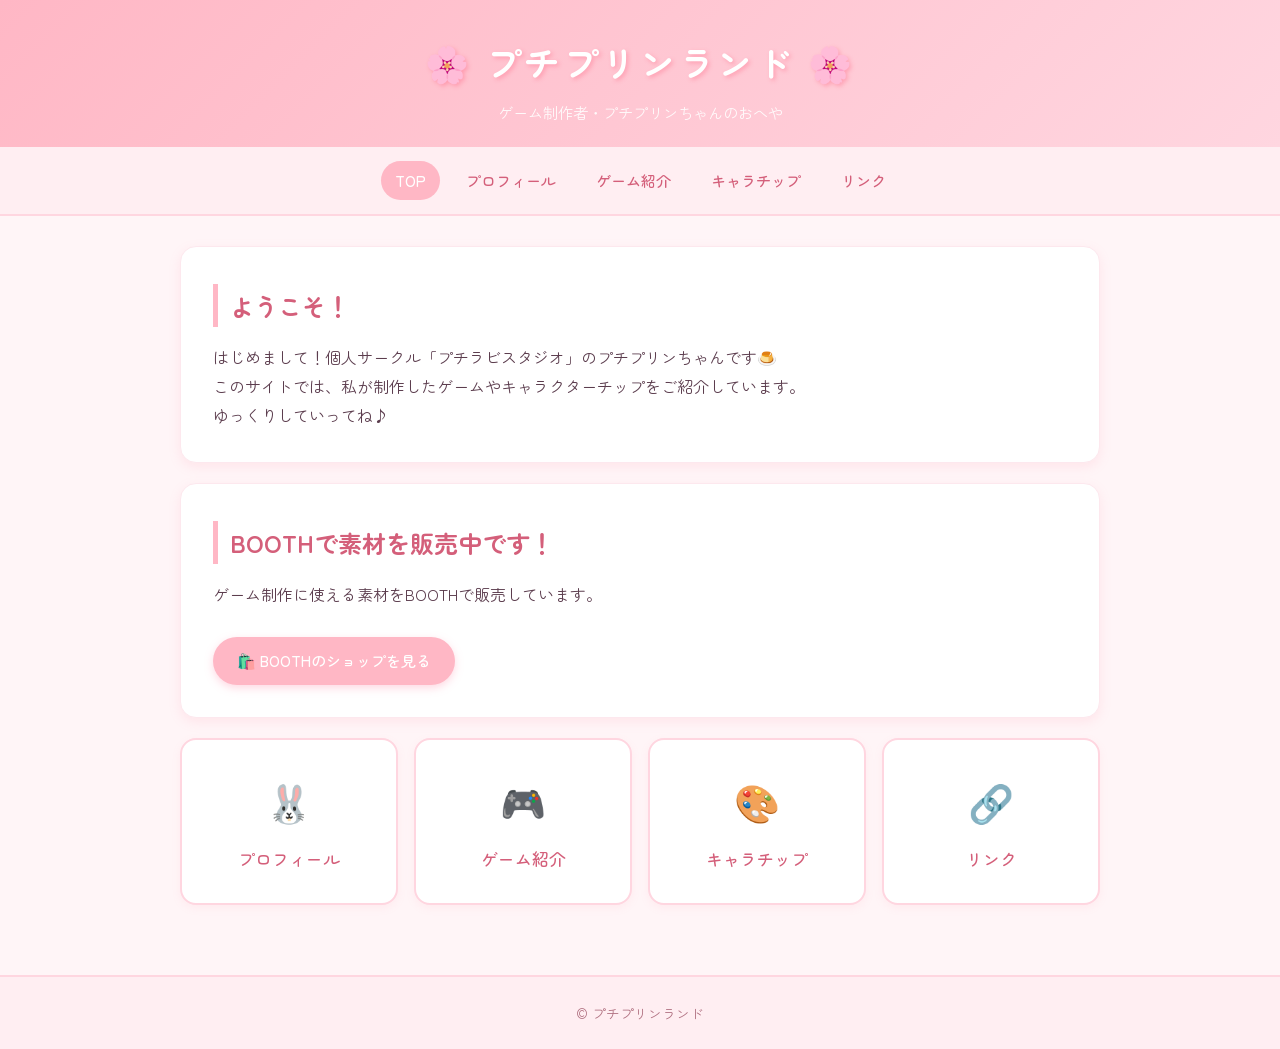
<file: index.html>
<!DOCTYPE html>
<html lang="ja">
<head>
  <meta charset="UTF-8">
  <meta name="viewport" content="width=device-width, initial-scale=1.0">
  <title>プチプリンランド</title>
  <link rel="stylesheet" href="style.css">
</head>
<body>

  <!-- ヘッダー -->
  <header>
    <h1>🌸 プチプリンランド 🌸</h1>
    <p>ゲーム制作者・プチプリンちゃんのおへや</p>
  </header>

  <!-- ナビゲーションメニュー -->
  <nav>
    <a href="index.html" class="active">TOP</a>
    <a href="profile.html">プロフィール</a>
    <a href="games.html">ゲーム紹介</a>
    <a href="characters.html">キャラチップ</a>
    <a href="links.html">リンク</a>
  </nav>

  <!-- メインコンテンツ -->
  <main>

    <!-- ようこそメッセージ -->
    <div class="card">
      <h2>ようこそ！</h2>
      <p>
        はじめまして！個人サークル「プチラビスタジオ」のプチプリンちゃんです🍮<br>
        このサイトでは、私が制作したゲームやキャラクターチップをご紹介しています。<br>
        ゆっくりしていってね♪
      </p>
    </div>

    <!-- BOOTH紹介 -->
    <div class="card">
      <h2>BOOTHで素材を販売中です！</h2>
      <p>ゲーム制作に使える素材をBOOTHで販売しています。</p><br>
      <a href="https://puchipurin.booth.pm/" class="btn" target="_blank" rel="noopener noreferrer">🛍️ BOOTHのショップを見る</a>
    </div>

    <!-- 各ページへのリンク -->
    <div class="top-menu">
      <a href="profile.html">
        <span class="icon">🐰</span>
        プロフィール
      </a>
      <a href="games.html">
        <span class="icon">🎮</span>
        ゲーム紹介
      </a>
      <a href="characters.html">
        <span class="icon">🎨</span>
        キャラチップ
      </a>
      <a href="links.html">
        <span class="icon">🔗</span>
        リンク
      </a>
    </div>

  </main>

  <!-- フッター -->
  <footer>
    <p>© プチプリンランド</p>
  </footer>

</body>
</html>
</file>
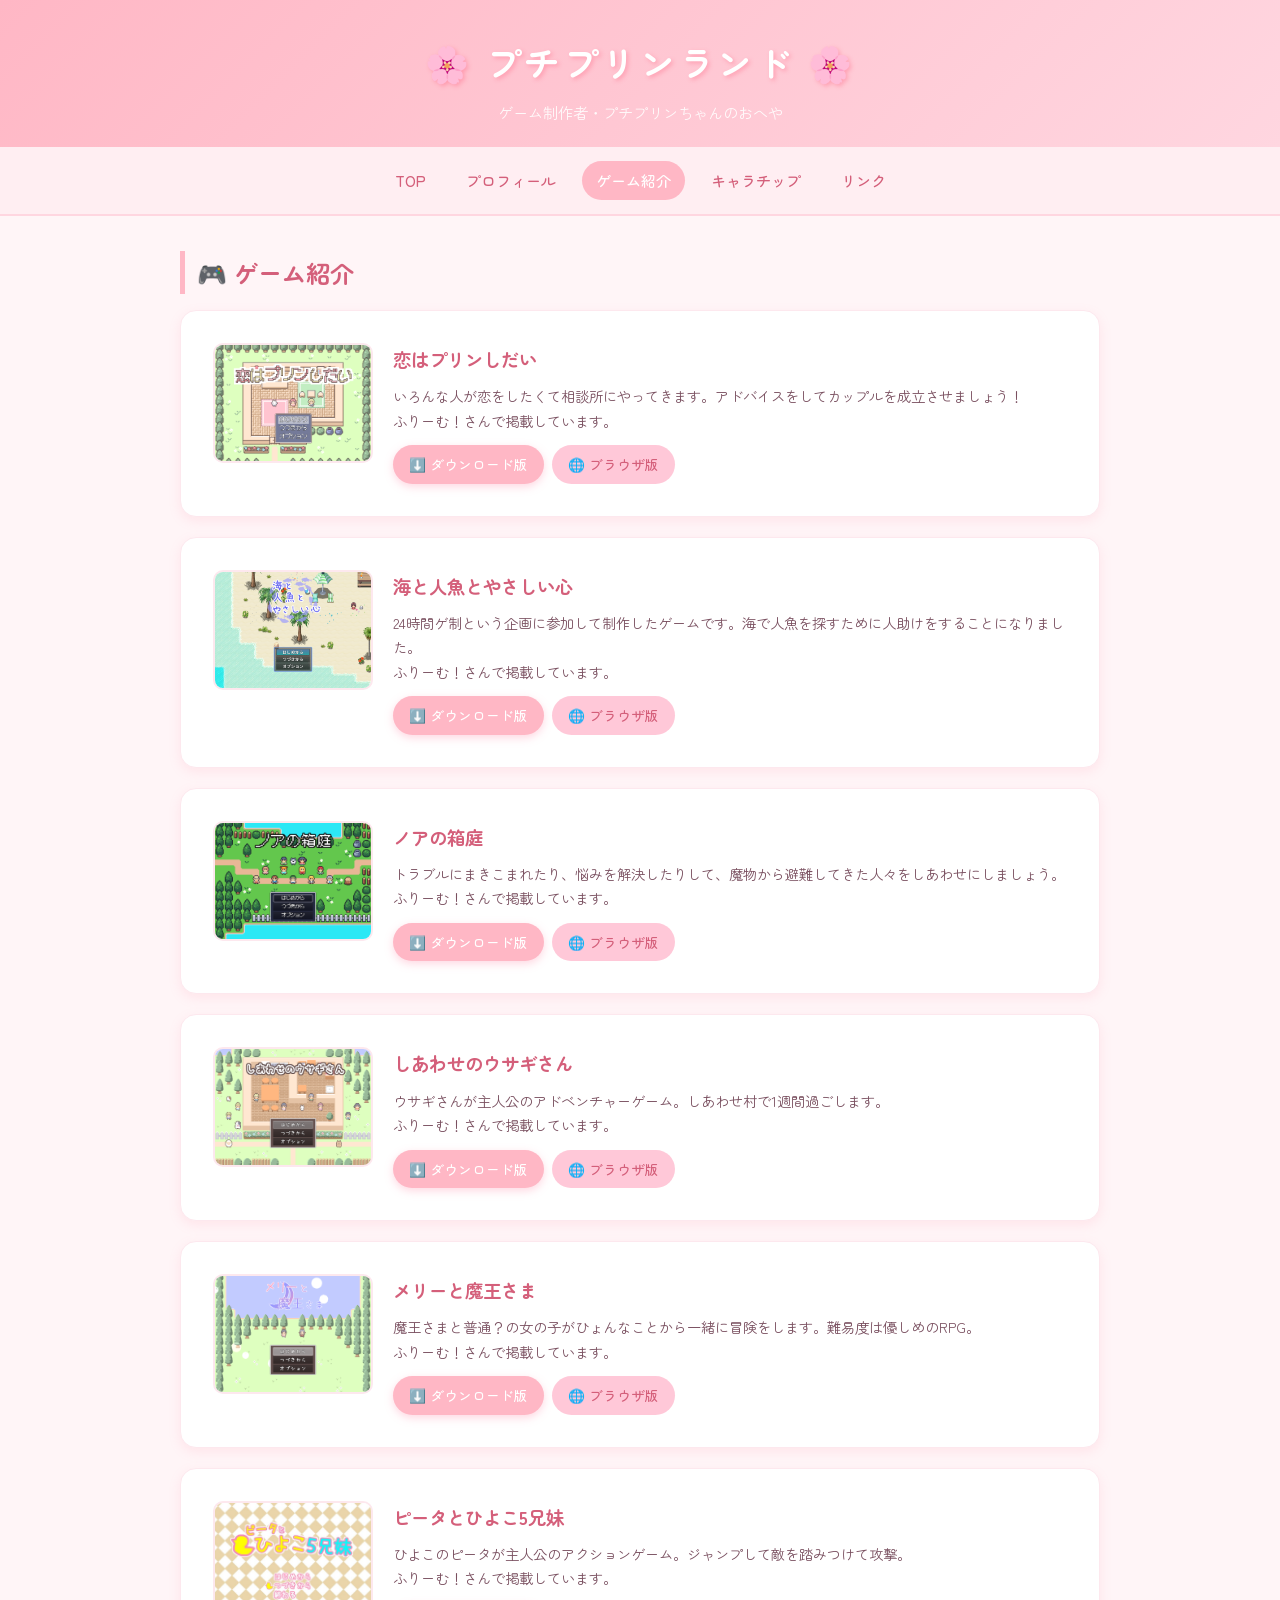
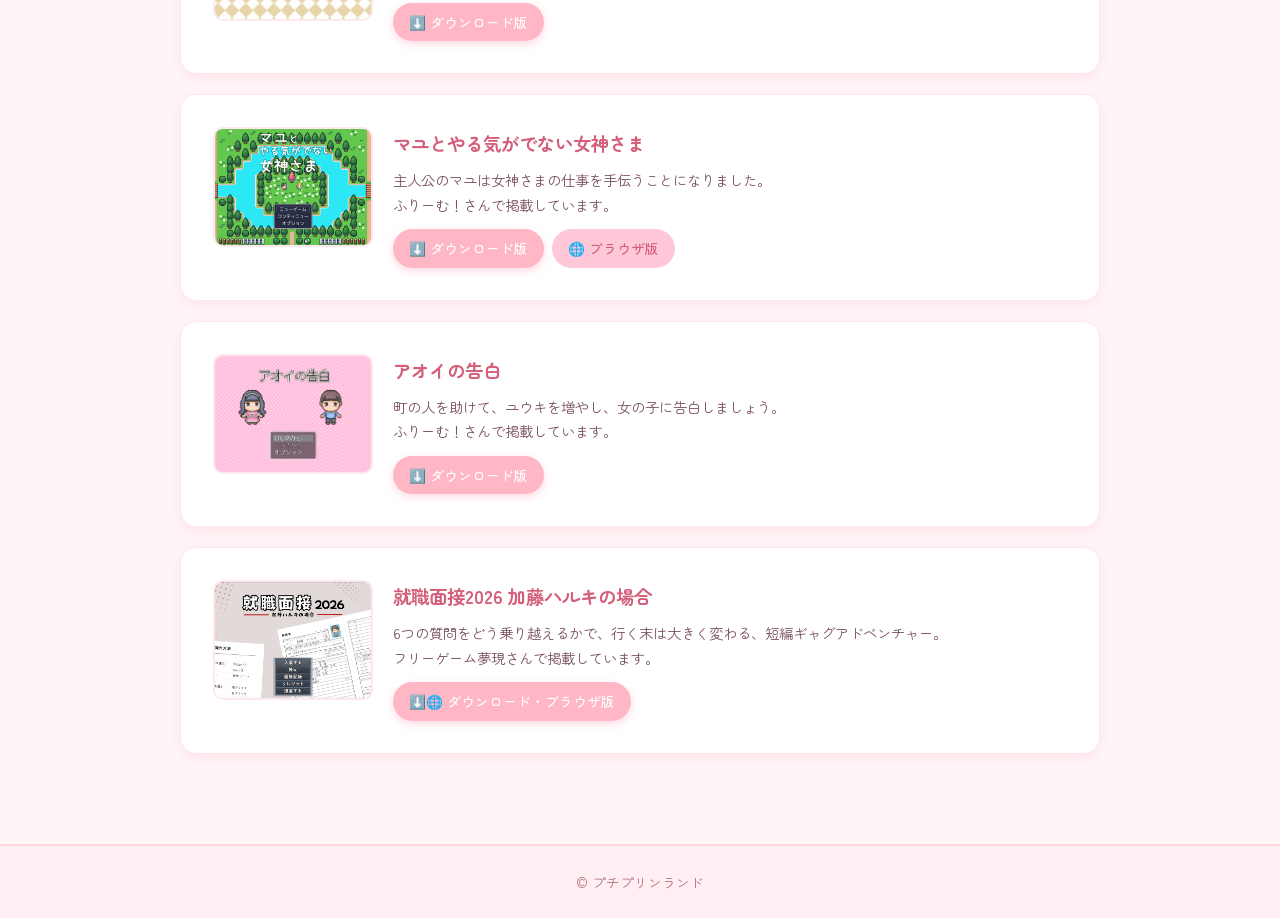
<file: games.html>
<!DOCTYPE html>
<html lang="ja">
<head>
  <meta charset="UTF-8">
  <meta name="viewport" content="width=device-width, initial-scale=1.0">
  <title>ゲーム紹介 - プチプリンランド</title>
  <link rel="stylesheet" href="style.css">
</head>
<body>

  <!-- ヘッダー -->
  <header>
    <h1>🌸 プチプリンランド 🌸</h1>
    <p>ゲーム制作者・プチプリンちゃんのおへや</p>
  </header>

  <!-- ナビゲーションメニュー -->
  <nav>
    <a href="index.html">TOP</a>
    <a href="profile.html">プロフィール</a>
    <a href="games.html" class="active">ゲーム紹介</a>
    <a href="characters.html">キャラチップ</a>
    <a href="links.html">リンク</a>
  </nav>

  <!-- メインコンテンツ -->
  <main>

    <h2>🎮 ゲーム紹介</h2>

    <!-- ゲーム01 -->
    <div class="card game-card">
      <img src="images/Game01.png" alt="恋はプリンしだい" class="game-image">
      <div class="game-info">
        <h3>恋はプリンしだい</h3>
        <p class="game-desc">いろんな人が恋をしたくて相談所にやってきます。アドバイスをしてカップルを成立させましょう！<br>ふりーむ！さんで掲載しています。</p>
        <div class="game-links">
          <a href="https://www.freem.ne.jp/win/game/33023" target="_blank" rel="noopener noreferrer" class="btn btn-small">⬇️ ダウンロード版</a>
          <a href="https://www.freem.ne.jp/win/game/33028" target="_blank" rel="noopener noreferrer" class="btn btn-small btn-browser">🌐 ブラウザ版</a>
        </div>
      </div>
    </div>

    <!-- ゲーム02 -->
    <div class="card game-card">
      <img src="images/Game02.png" alt="海と人魚とやさしい心" class="game-image">
      <div class="game-info">
        <h3>海と人魚とやさしい心</h3>
        <p class="game-desc">24時間ゲ制という企画に参加して制作したゲームです。海で人魚を探すために人助けをすることになりました。<br>ふりーむ！さんで掲載しています。</p>
        <div class="game-links">
          <a href="https://www.freem.ne.jp/win/game/32830" target="_blank" rel="noopener noreferrer" class="btn btn-small">⬇️ ダウンロード版</a>
          <a href="https://www.freem.ne.jp/win/game/32832" target="_blank" rel="noopener noreferrer" class="btn btn-small btn-browser">🌐 ブラウザ版</a>
        </div>
      </div>
    </div>

    <!-- ゲーム03 -->
    <div class="card game-card">
      <img src="images/Game03.png" alt="ノアの箱庭" class="game-image">
      <div class="game-info">
        <h3>ノアの箱庭</h3>
        <p class="game-desc">トラブルにまきこまれたり、悩みを解決したりして、魔物から避難してきた人々をしあわせにしましょう。<br>ふりーむ！さんで掲載しています。</p>
        <div class="game-links">
          <a href="https://www.freem.ne.jp/win/game/32359" target="_blank" rel="noopener noreferrer" class="btn btn-small">⬇️ ダウンロード版</a>
          <a href="https://www.freem.ne.jp/win/game/32363" target="_blank" rel="noopener noreferrer" class="btn btn-small btn-browser">🌐 ブラウザ版</a>
        </div>
      </div>
    </div>

    <!-- ゲーム04 -->
    <div class="card game-card">
      <img src="images/Game04.png" alt="しあわせのウサギさん" class="game-image">
      <div class="game-info">
        <h3>しあわせのウサギさん</h3>
        <p class="game-desc">ウサギさんが主人公のアドベンチャーゲーム。しあわせ村で1週間過ごします。<br>ふりーむ！さんで掲載しています。</p>
        <div class="game-links">
          <a href="https://www.freem.ne.jp/win/game/30712" target="_blank" rel="noopener noreferrer" class="btn btn-small">⬇️ ダウンロード版</a>
          <a href="https://www.freem.ne.jp/win/game/30729" target="_blank" rel="noopener noreferrer" class="btn btn-small btn-browser">🌐 ブラウザ版</a>
        </div>
      </div>
    </div>

    <!-- ゲーム05 -->
    <div class="card game-card">
      <img src="images/Game05.png" alt="メリーと魔王さま" class="game-image">
      <div class="game-info">
        <h3>メリーと魔王さま</h3>
        <p class="game-desc">魔王さまと普通？の女の子がひょんなことから一緒に冒険をします。難易度は優しめのRPG。<br>ふりーむ！さんで掲載しています。</p>
        <div class="game-links">
          <a href="https://www.freem.ne.jp/win/game/31047" target="_blank" rel="noopener noreferrer" class="btn btn-small">⬇️ ダウンロード版</a>
          <a href="https://www.freem.ne.jp/win/game/31056" target="_blank" rel="noopener noreferrer" class="btn btn-small btn-browser">🌐 ブラウザ版</a>
        </div>
      </div>
    </div>

    <!-- ゲーム06 -->
    <div class="card game-card">
      <img src="images/Game06.png" alt="ピータとひよこ5兄妹" class="game-image">
      <div class="game-info">
        <h3>ピータとひよこ5兄妹</h3>
        <p class="game-desc">ひよこのピータが主人公のアクションゲーム。ジャンプして敵を踏みつけて攻撃。<br>ふりーむ！さんで掲載しています。</p>
        <div class="game-links">
          <a href="https://www.freem.ne.jp/win/game/30906" target="_blank" rel="noopener noreferrer" class="btn btn-small">⬇️ ダウンロード版</a>
        </div>
      </div>
    </div>

    <!-- ゲーム07 -->
    <div class="card game-card">
      <img src="images/Game07.png" alt="マユとやる気がでない女神さま" class="game-image">
      <div class="game-info">
        <h3>マユとやる気がでない女神さま</h3>
        <p class="game-desc">主人公のマユは女神さまの仕事を手伝うことになりました。<br>ふりーむ！さんで掲載しています。</p>
        <div class="game-links">
          <a href="https://www.freem.ne.jp/win/game/29191" target="_blank" rel="noopener noreferrer" class="btn btn-small">⬇️ ダウンロード版</a>
          <a href="https://www.freem.ne.jp/win/game/28911" target="_blank" rel="noopener noreferrer" class="btn btn-small btn-browser">🌐 ブラウザ版</a>
        </div>
      </div>
    </div>

    <!-- ゲーム08 -->
    <div class="card game-card">
      <img src="images/Game08.png" alt="アオイの告白" class="game-image">
      <div class="game-info">
        <h3>アオイの告白</h3>
        <p class="game-desc">町の人を助けて、ユウキを増やし、女の子に告白しましょう。<br>ふりーむ！さんで掲載しています。</p>
        <div class="game-links">
          <a href="https://www.freem.ne.jp/win/game/26826" target="_blank" rel="noopener noreferrer" class="btn btn-small">⬇️ ダウンロード版</a>
        </div>
      </div>
    </div>

    <!-- ゲーム09 -->
    <div class="card game-card">
      <img src="images/Game09.png" alt="就職面接2026 加藤ハルキの場合" class="game-image">
      <div class="game-info">
        <h3>就職面接2026 加藤ハルキの場合</h3>
        <p class="game-desc">6つの質問をどう乗り越えるかで、行く末は大きく変わる、短編ギャグアドベンチャー。<br>フリーゲーム夢現さんで掲載しています。</p>
        <div class="game-links">
          <a href="https://freegame-mugen.jp/adventure/game_14717.html" target="_blank" rel="noopener noreferrer" class="btn btn-small">⬇️🌐 ダウンロード・ブラウザ版</a>
        </div>
      </div>
    </div>

  </main>

  <!-- フッター -->
  <footer>
    <p>© プチプリンランド</p>
  </footer>

</body>
</html>
</file>
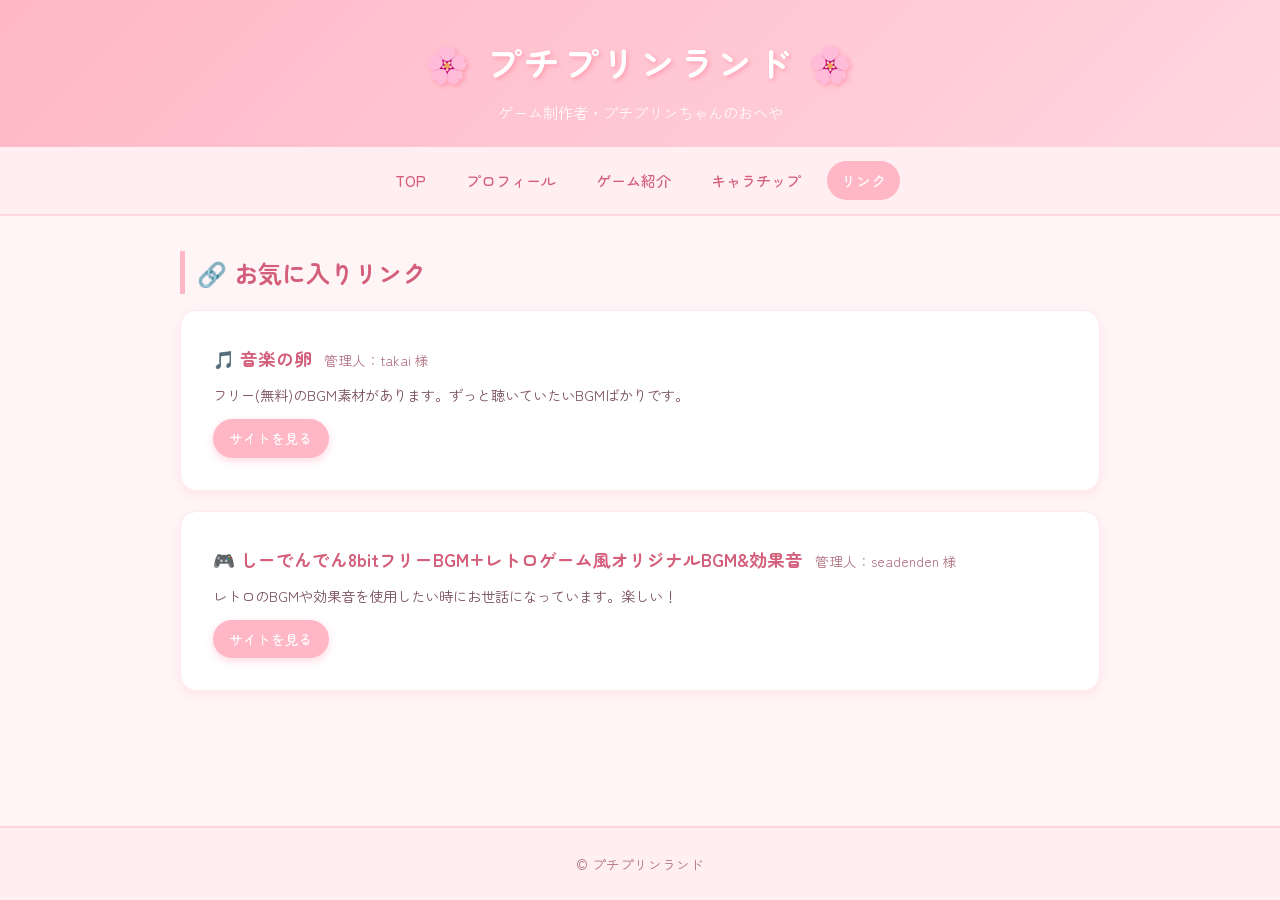
<file: links.html>
<!DOCTYPE html>
<html lang="ja">
<head>
  <meta charset="UTF-8">
  <meta name="viewport" content="width=device-width, initial-scale=1.0">
  <title>リンク - プチプリンランド</title>
  <link rel="stylesheet" href="style.css">
</head>
<body>

  <!-- ヘッダー -->
  <header>
    <h1>🌸 プチプリンランド 🌸</h1>
    <p>ゲーム制作者・プチプリンちゃんのおへや</p>
  </header>

  <!-- ナビゲーションメニュー -->
  <nav>
    <a href="index.html">TOP</a>
    <a href="profile.html">プロフィール</a>
    <a href="games.html">ゲーム紹介</a>
    <a href="characters.html">キャラチップ</a>
    <a href="links.html" class="active">リンク</a>
  </nav>

  <!-- メインコンテンツ -->
  <main>

    <h2>🔗 お気に入りリンク</h2>

    <div class="card link-card">
      <div class="link-header">
        <a href="https://ontama-m.com/" target="_blank" rel="noopener noreferrer" class="link-title">🎵 音楽の卵</a>
        <span class="link-author">管理人：takai 様</span>
      </div>
      <p class="link-desc">フリー(無料)のBGM素材があります。ずっと聴いていたいBGMばかりです。</p>
      <a href="https://ontama-m.com/" target="_blank" rel="noopener noreferrer" class="btn btn-small">サイトを見る</a>
    </div>

    <div class="card link-card">
      <div class="link-header">
        <a href="https://seadenden-8bit.com/" target="_blank" rel="noopener noreferrer" class="link-title">🎮 しーでんでん8bitフリーBGM+レトロゲーム風オリジナルBGM&効果音</a>
        <span class="link-author">管理人：seadenden 様</span>
      </div>
      <p class="link-desc">レトロのBGMや効果音を使用したい時にお世話になっています。楽しい！</p>
      <a href="https://seadenden-8bit.com/" target="_blank" rel="noopener noreferrer" class="btn btn-small">サイトを見る</a>
    </div>

  </main>

  <!-- フッター -->
  <footer>
    <p>© プチプリンランド</p>
  </footer>

</body>
</html>
</file>
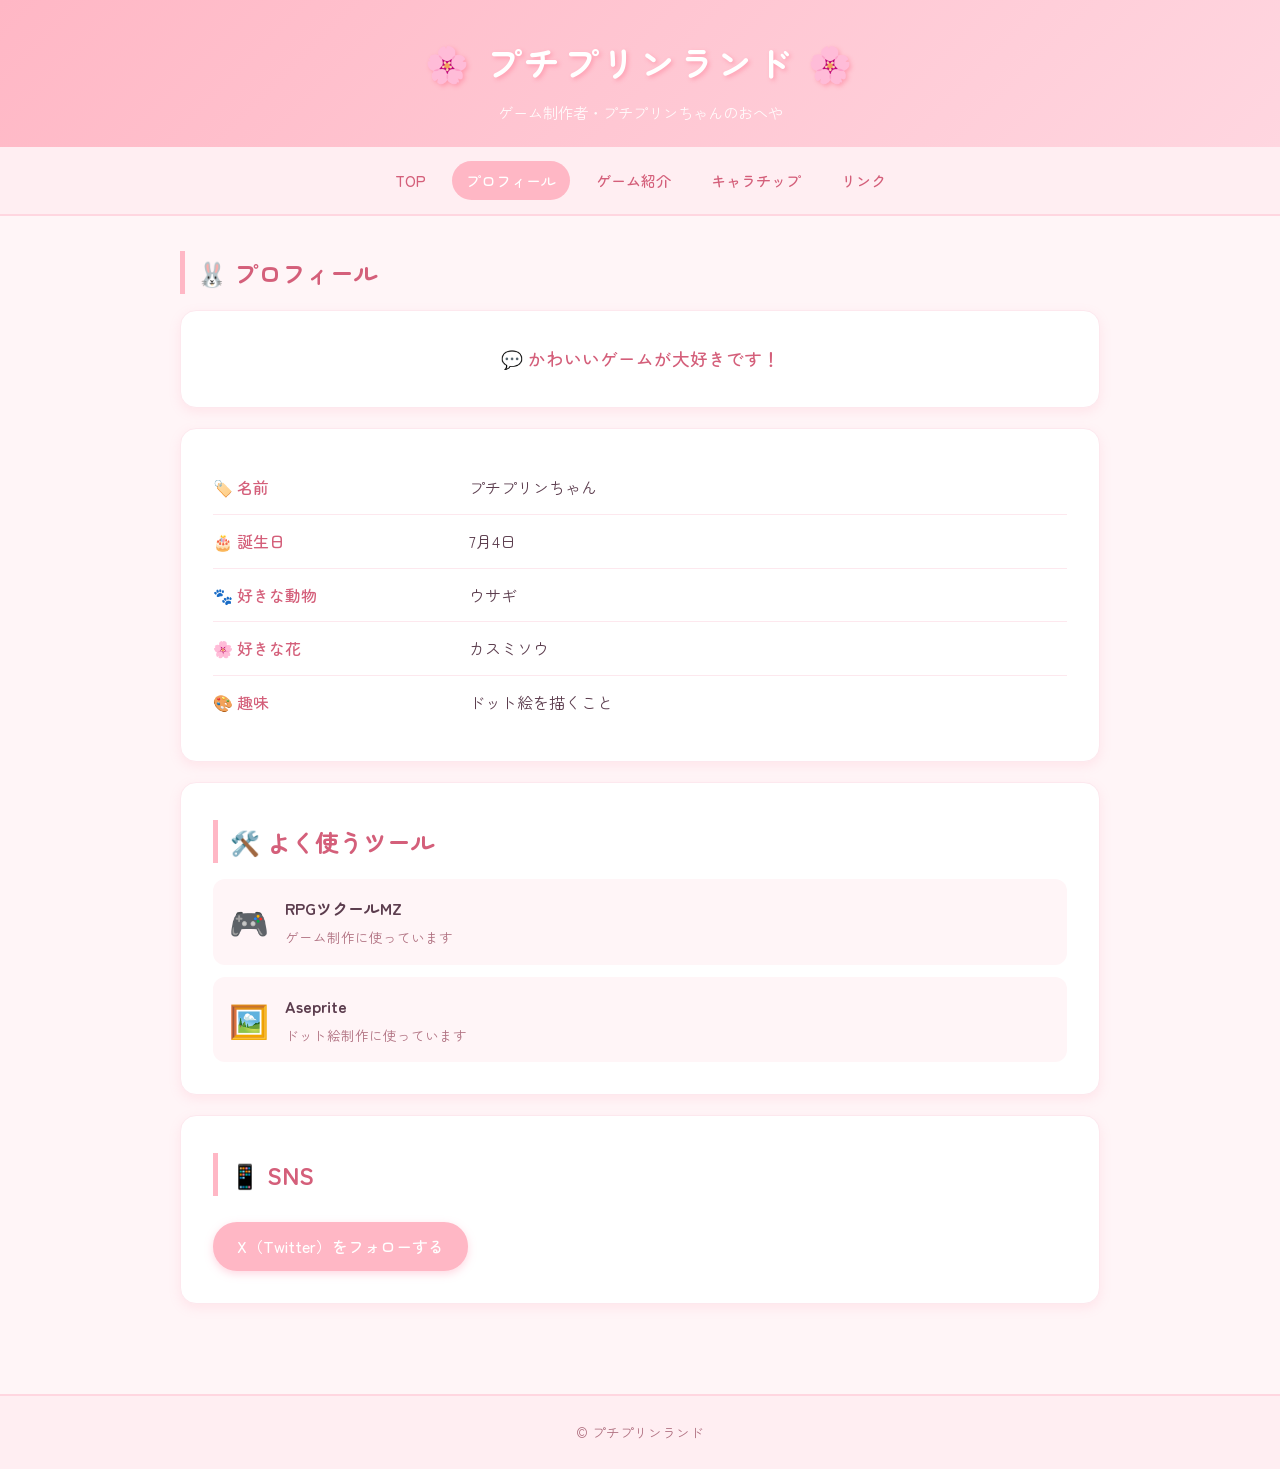
<file: profile.html>
<!DOCTYPE html>
<html lang="ja">
<head>
  <meta charset="UTF-8">
  <meta name="viewport" content="width=device-width, initial-scale=1.0">
  <title>プロフィール - プチプリンランド</title>
  <link rel="stylesheet" href="style.css">
</head>
<body>

  <!-- ヘッダー -->
  <header>
    <h1>🌸 プチプリンランド 🌸</h1>
    <p>ゲーム制作者・プチプリンちゃんのおへや</p>
  </header>

  <!-- ナビゲーションメニュー -->
  <nav>
    <a href="index.html">TOP</a>
    <a href="profile.html" class="active">プロフィール</a>
    <a href="games.html">ゲーム紹介</a>
    <a href="characters.html">キャラチップ</a>
    <a href="links.html">リンク</a>
  </nav>

  <!-- メインコンテンツ -->
  <main>

    <h2>🐰 プロフィール</h2>

    <!-- ひとことメッセージ -->
    <div class="card" style="text-align: center; font-size: 1.1em; color: #d45f7a; font-weight: 500;">
      💬 かわいいゲームが大好きです！
    </div>

    <!-- プロフィール情報 -->
    <div class="card">
      <table class="profile-table">
        <tr>
          <th>🏷️ 名前</th>
          <td>プチプリンちゃん</td>
        </tr>
        <tr>
          <th>🎂 誕生日</th>
          <td>7月4日</td>
        </tr>
        <tr>
          <th>🐾 好きな動物</th>
          <td>ウサギ</td>
        </tr>
        <tr>
          <th>🌸 好きな花</th>
          <td>カスミソウ</td>
        </tr>
        <tr>
          <th>🎨 趣味</th>
          <td>ドット絵を描くこと</td>
        </tr>
      </table>
    </div>

    <!-- 使用ツール -->
    <div class="card">
      <h2>🛠️ よく使うツール</h2>
      <div class="tool-list">
        <div class="tool-item">
          <span class="tool-icon">🎮</span>
          <div>
            <strong>RPGツクールMZ</strong>
            <p>ゲーム制作に使っています</p>
          </div>
        </div>
        <div class="tool-item">
          <span class="tool-icon">🖼️</span>
          <div>
            <strong>Aseprite</strong>
            <p>ドット絵制作に使っています</p>
          </div>
        </div>
      </div>
    </div>

    <!-- SNSリンク -->
    <div class="card">
      <h2>📱 SNS</h2>
      <a href="https://x.com/PuchiPurinChan" target="_blank" rel="noopener noreferrer" class="btn sns-btn">
        X（Twitter）をフォローする
      </a>
    </div>

  </main>

  <!-- フッター -->
  <footer>
    <p>© プチプリンランド</p>
  </footer>

</body>
</html>
</file>
<file: style.css>
/* ===================================
   プチプリンランド - 共通スタイル
   =================================== */

/* Googleフォントの読み込み（丸くてかわいいフォント） */
@import url('https://fonts.googleapis.com/css2?family=Zen+Maru+Gothic:wght@400;500;700&display=swap');

/* ===== 基本設定 ===== */
* {
  margin: 0;
  padding: 0;
  box-sizing: border-box;
}

body {
  font-family: 'Zen Maru Gothic', 'Hiragino Maru Gothic ProN', sans-serif;
  background-color: #fff5f7;
  color: #5c3d4e;
  line-height: 1.8;
  display: flex;
  flex-direction: column;
  min-height: 100vh;
}

/* ===== ヘッダー ===== */
header {
  background: linear-gradient(135deg, #ffb7c5, #ffd6e0);
  text-align: center;
  padding: 30px 20px 20px;
  box-shadow: 0 2px 8px rgba(255, 143, 171, 0.3);
}

header h1 {
  font-size: 2.2em;
  color: #fff;
  text-shadow: 2px 2px 4px rgba(255, 100, 130, 0.4);
  letter-spacing: 0.1em;
}

header p {
  color: #fff;
  font-size: 0.95em;
  margin-top: 6px;
  opacity: 0.9;
}

/* ===== ナビゲーション（メニュー） ===== */
nav {
  background-color: #ffeef2;
  border-bottom: 2px solid #ffd6e0;
  text-align: center;
  padding: 10px;
  position: sticky;
  top: 0;
  z-index: 100;
}

nav a {
  display: inline-block;
  color: #d45f7a;
  text-decoration: none;
  padding: 6px 14px;
  margin: 4px;
  border-radius: 20px;
  font-size: 0.95em;
  font-weight: 500;
  transition: background-color 0.2s, color 0.2s;
}

nav a:hover,
nav a.active {
  background-color: #ffb7c5;
  color: #fff;
}

/* ===== メインコンテンツ ===== */
main {
  max-width: 960px;
  width: 90%;
  margin: 30px auto;
  padding: 0 20px;
  flex: 1;
}

/* ===== セクションタイトル ===== */
h2 {
  font-size: 1.5em;
  color: #d45f7a;
  border-left: 5px solid #ffb7c5;
  padding-left: 12px;
  margin: 5px 0 16px;
}

/* ===== カード（ボックス） ===== */
.card {
  background-color: #fff;
  border-radius: 16px;
  padding: 32px;
  margin-bottom: 20px;
  box-shadow: 0 4px 12px rgba(255, 143, 171, 0.15);
  border: 1px solid #fde8ee;
}

/* ===== ボタン ===== */
.btn {
  display: inline-block;
  background-color: #ffb7c5;
  color: #fff;
  text-decoration: none;
  padding: 10px 24px;
  border-radius: 24px;
  font-size: 0.95em;
  font-weight: 500;
  transition: background-color 0.2s, transform 0.1s;
  box-shadow: 0 3px 8px rgba(255, 143, 171, 0.35);
}

.btn:hover {
  background-color: #ff8fab;
  transform: translateY(-2px);
}

/* ===== トップページのメニューカード ===== */
.top-menu {
  display: grid;
  grid-template-columns: repeat(auto-fit, minmax(180px, 1fr));
  gap: 16px;
  margin-top: 20px;
}

.top-menu a {
  display: block;
  background-color: #fff;
  border: 2px solid #ffd6e0;
  border-radius: 16px;
  text-align: center;
  padding: 28px 16px;
  text-decoration: none;
  color: #d45f7a;
  font-weight: 500;
  font-size: 1.05em;
  transition: background-color 0.2s, transform 0.2s, box-shadow 0.2s;
  box-shadow: 0 3px 8px rgba(255, 143, 171, 0.1);
}

.top-menu a:hover {
  background-color: #ffeef2;
  transform: translateY(-4px);
  box-shadow: 0 8px 16px rgba(255, 143, 171, 0.25);
}

.top-menu a .icon {
  font-size: 2.2em;
  display: block;
  margin-bottom: 10px;
}

/* ===== キャラチップ ===== */
.terms-card h3 {
  color: #d45f7a;
  margin-bottom: 12px;
  font-size: 1.05em;
}

.terms-list {
  padding-left: 20px;
  line-height: 2;
  font-size: 0.9em;
  color: #7a5060;
}

.char-grid {
  display: grid;
  grid-template-columns: repeat(auto-fill, minmax(180px, 1fr));
  gap: 16px;
  margin-top: 8px;
}

.char-card {
  padding: 16px;
  text-align: center;
}

.char-image {
  width: 100%;
  max-width: 140px;
  height: auto;
  border-radius: 8px;
  border: 2px solid #fde8ee;
  image-rendering: pixelated;
}

.char-info h3 {
  font-size: 1em;
  color: #d45f7a;
  margin: 10px 0 4px;
}

.char-info p {
  font-size: 0.85em;
  color: #b07080;
}

/* ===== ポップアップ（モーダル） ===== */
.modal {
  display: none;
  position: fixed;
  top: 0;
  left: 0;
  width: 100%;
  height: 100%;
  background-color: rgba(0, 0, 0, 0.6);
  z-index: 999;
  justify-content: center;
  align-items: center;
}

.modal-content {
  background-color: #fff;
  border-radius: 16px;
  padding: 24px;
  max-width: 90vw;
  max-height: 90vh;
  text-align: center;
  position: relative;
  box-shadow: 0 8px 32px rgba(0, 0, 0, 0.2);
}

.modal-close {
  position: absolute;
  top: 10px;
  right: 14px;
  background: none;
  border: none;
  font-size: 1.4em;
  color: #b07080;
  cursor: pointer;
}

.modal-close:hover {
  color: #d45f7a;
}

.modal-image {
  max-width: 100%;
  max-height: 70vh;
  image-rendering: pixelated;
  border-radius: 8px;
}

.modal-title {
  margin-top: 12px;
  color: #d45f7a;
  font-weight: 500;
  font-size: 1.05em;
}

.char-card {
  cursor: pointer;
}

.char-card:hover {
  transform: translateY(-4px);
  box-shadow: 0 8px 20px rgba(255, 143, 171, 0.25);
  transition: transform 0.2s, box-shadow 0.2s;
}

/* ===== ゲームカード ===== */
.game-card {
  display: flex;
  gap: 20px;
  align-items: flex-start;
}

.game-image {
  width: 160px;
  height: 120px;
  object-fit: cover;
  border-radius: 10px;
  flex-shrink: 0;
  border: 2px solid #fde8ee;
}

.game-info {
  flex: 1;
}

.game-info h3 {
  font-size: 1.15em;
  color: #d45f7a;
  margin-bottom: 8px;
}

.game-desc {
  font-size: 0.9em;
  color: #7a5060;
  margin-bottom: 12px;
  line-height: 1.7;
}

.game-links {
  display: flex;
  flex-wrap: wrap;
  gap: 8px;
}

.btn-small {
  padding: 7px 16px;
  font-size: 0.85em;
}

.btn-browser {
  background-color: #ffc8d8;
  color: #d45f7a;
  box-shadow: none;
}

.btn-browser:hover {
  background-color: #ffb7c5;
  color: #fff;
}

@media (max-width: 600px) {
  .game-card {
    flex-direction: column;
  }

  .game-image {
    width: 100%;
    height: 180px;
  }
}

/* ===== プロフィールテーブル ===== */
.profile-table {
  width: 100%;
  border-collapse: collapse;
}

.profile-table tr {
  border-bottom: 1px solid #fde8ee;
}

.profile-table tr:last-child {
  border-bottom: none;
}

.profile-table th {
  text-align: left;
  padding: 12px 16px 12px 0;
  color: #d45f7a;
  font-weight: 500;
  white-space: nowrap;
  width: 30%;
}

.profile-table td {
  padding: 12px 0;
}

/* ===== ツールリスト ===== */
.tool-list {
  display: flex;
  flex-direction: column;
  gap: 12px;
  margin-top: 12px;
}

.tool-item {
  display: flex;
  align-items: center;
  gap: 16px;
  background-color: #fff5f7;
  border-radius: 12px;
  padding: 14px 16px;
}

.tool-icon {
  font-size: 2em;
  flex-shrink: 0;
}

.tool-item p {
  font-size: 0.85em;
  color: #b07080;
  margin-top: 2px;
}

/* ===== SNSボタン ===== */
.sns-btn {
  margin-top: 10px;
  font-size: 1em;
}

/* ===== フッター ===== */
footer {
  text-align: center;
  padding: 24px;
  margin-top: 40px;
  background-color: #ffeef2;
  border-top: 2px solid #ffd6e0;
  color: #b07080;
  font-size: 0.85em;
}

/* ===== リンク ===== */
.link-card {
  margin-bottom: 20px;
}

.link-header {
  display: flex;
  flex-wrap: wrap;
  align-items: baseline;
  gap: 12px;
  margin-bottom: 8px;
}

.link-title {
  font-size: 1.1em;
  font-weight: 700;
  color: #d45f7a;
  text-decoration: none;
}

.link-title:hover {
  text-decoration: underline;
}

.link-author {
  font-size: 0.85em;
  color: #b07080;
}

.link-desc {
  font-size: 0.9em;
  color: #7a5060;
  margin-bottom: 12px;
  line-height: 1.7;
}

/* ===== スマホ対応 ===== */
@media (max-width: 600px) {
  header h1 {
    font-size: 1.6em;
  }

  nav a {
    font-size: 0.85em;
    padding: 5px 10px;
  }

  .top-menu {
    grid-template-columns: repeat(2, 1fr);
  }
}
</file>
